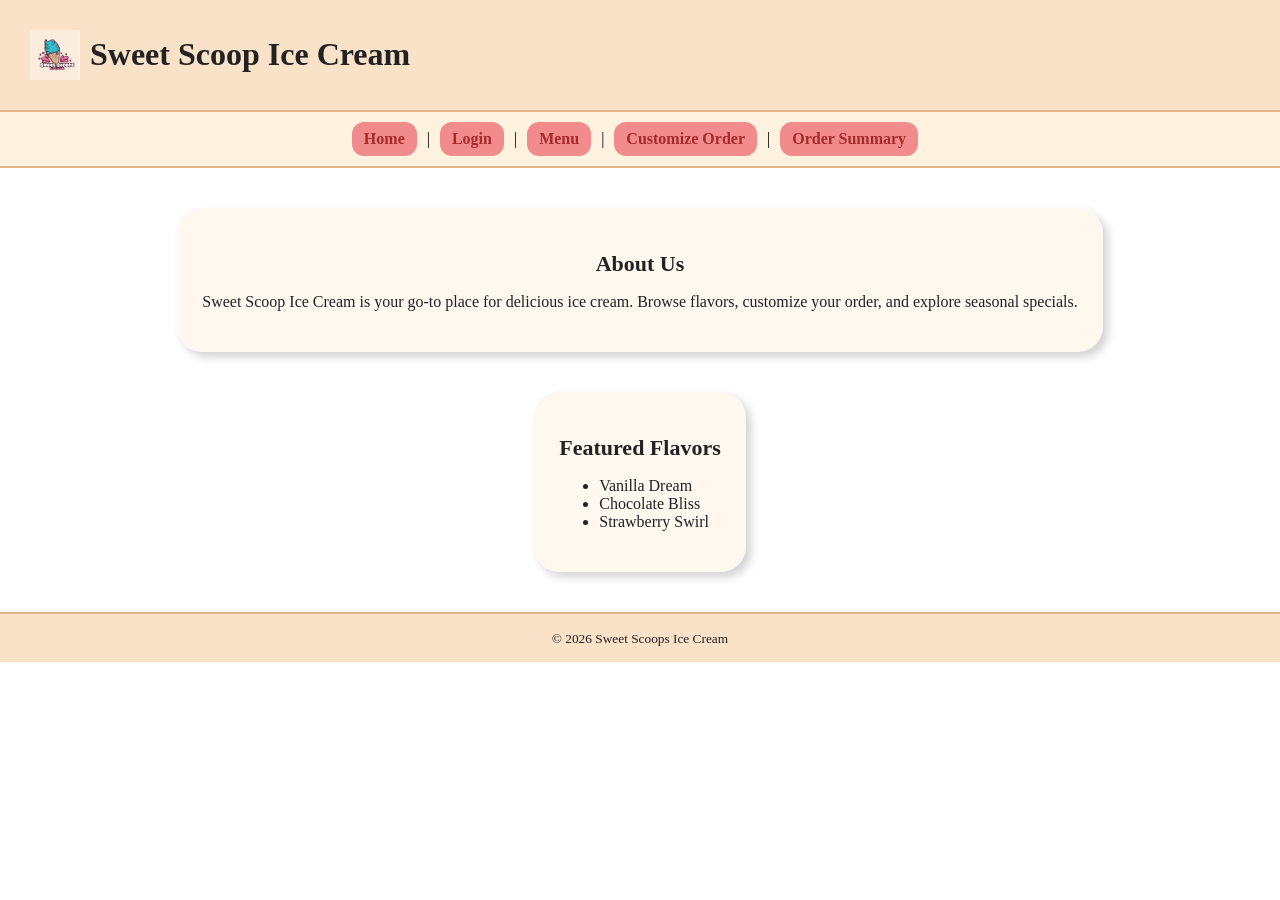
<file: index.html>
<!-- Abiya Raheel (30242511) -->
<!-- Alina Kobrusev (30248512) -->
<!DOCTYPE html>
<html lang="en">
<head>
<meta charset="UTF-8">
<meta name="viewport" content="width=device-width, initial-scale=1.0">
<link rel="stylesheet" href="styles.css">
<title></title>
</head>
    <body>
        <header>
            <img src="logo.jpeg"/>
            <h1>Sweet Scoop Ice Cream</h1>
        </header>
        <div >
            <nav>
            <ul>
                <li><a href="index.html">Home</a></li>
                <li class="divider">|</li>
                <li><a href="login.html">Login</a></li>
                <li class="divider">|</li>
                <li><a href="menu_view.html">Menu</a></li>
                <li class="divider">|</li>
                <li><a href="customize_order.html">Customize Order</a></li>
                <li class="divider">|</li>
                <li><a href="order_summary.html">Order Summary</a></li>
            </ul>
            </nav>

        </div>
        <main>
            <section>
                <h2>About Us</h2>
                <p>Sweet Scoop Ice Cream is your go-to place for delicious ice cream. Browse flavors, customize your order, and explore seasonal specials. </p>
            </section>
            <section>
                <h2>Featured Flavors</h2>
                <ul>
                    <li>Vanilla Dream</li>
                    <li>Chocolate Bliss</li>
                    <li>Strawberry Swirl</li>
                </ul>
            </section>
        </main>
        <footer>
            <small>
                &copy; 2026 Sweet Scoops Ice Cream
            </small>
        </footer>
    </body>
</html>
</file>
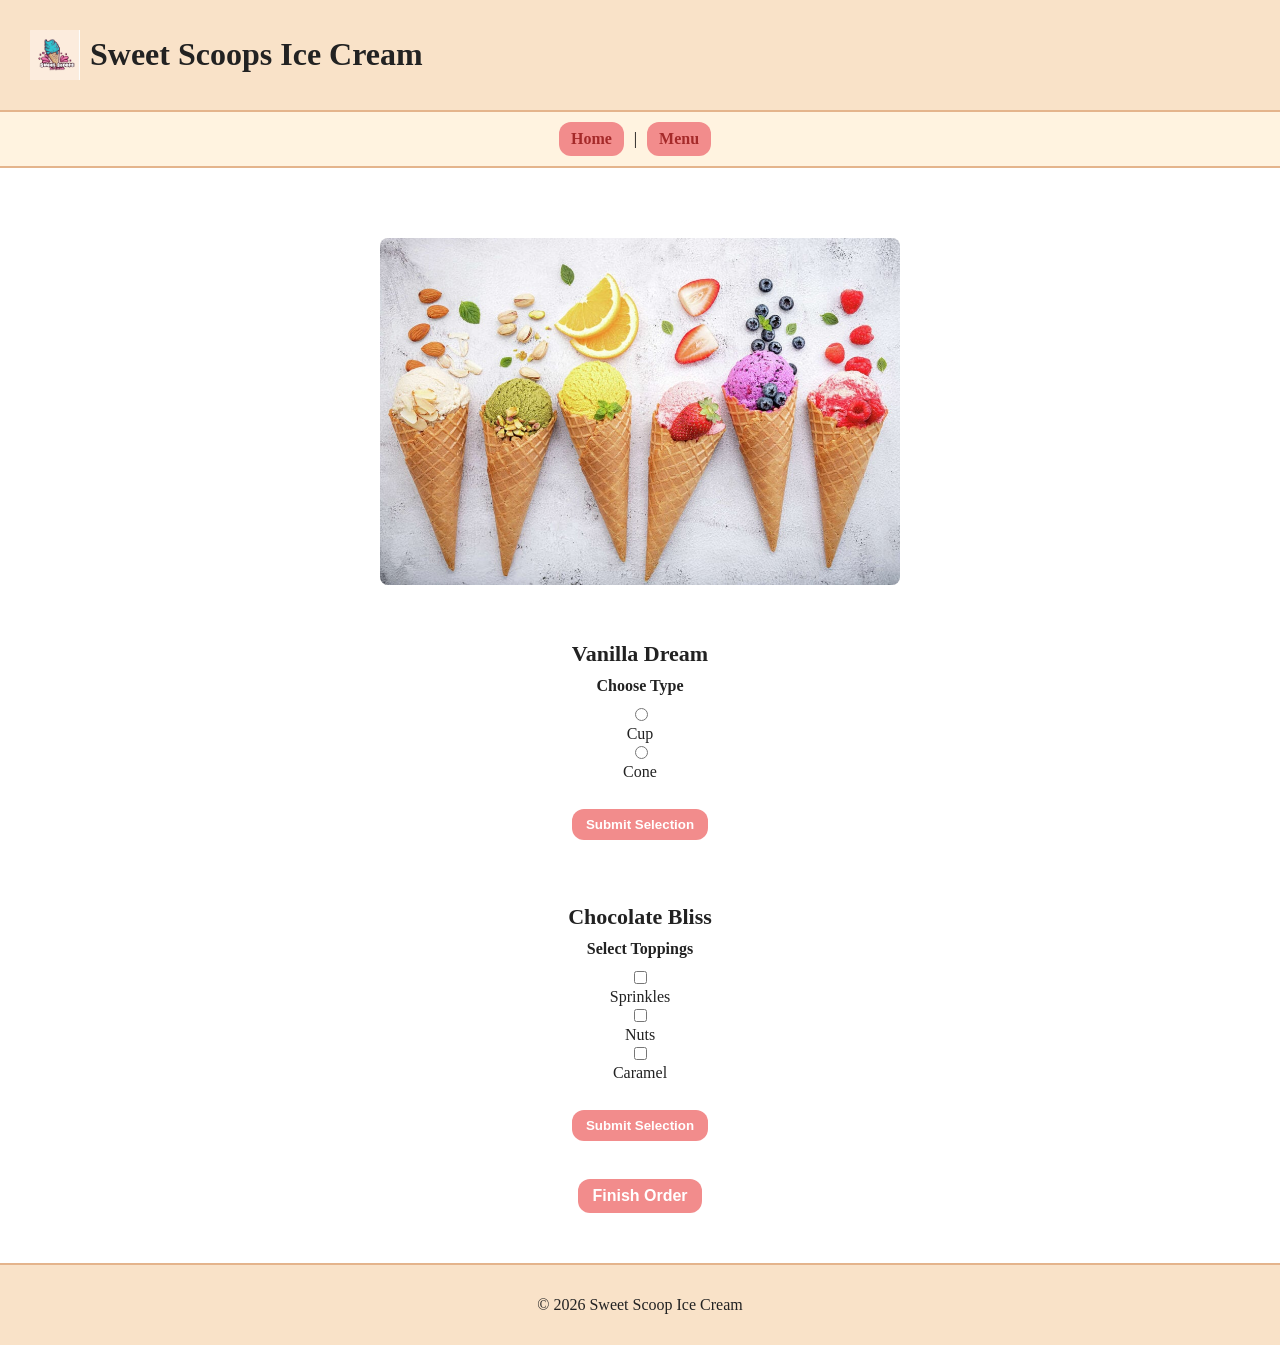
<file: customize_order.html>
<!DOCTYPE html>
<html lang="en">
  <head>
    <meta charset="UTF-8" />
    <meta name="viewport" content="width=device-width, initial-scale=1.0" />
    <title>Sweet Scoop Ice Cream | Order</title>
    <link rel="stylesheet" href="styles.css" />
  </head>

  <body>
        <header>
            <img src="logo.jpeg"/>
            <h1>Sweet Scoops Ice Cream</h1>
        </header>

    <div>
      <nav>
        <ul>
          <li><a href="index.html">Home</a></li>
          <li class="divider">|</li>
          <li><a href="menu_view.html">Menu</a></li>
        </ul>
      </nav>
    </div>

    <main class="main-container">
      <img class="banner" src="Picture2.jpeg" alt="Ice cream banner" />

      <form class="order-form">
        <h2>Vanilla Dream</h2>
        <p class="subheading">Choose Type</p>

        <input type="radio" id="cup" name="vanillaType" value="cup" />
        <br>
        <label for="cup">Cup</label>
        <br />

        <input type="radio" id="cone" name="vanillaType" value="cone" />
        <br>
        <label for="cone">Cone</label>
        <br /><br />

        <button type="button" class="btn secondary">Submit Selection</button>

        <br /><br /><br />

        <h2>Chocolate Bliss</h2>
        <p class="subheading">Select Toppings</p>

        <input type="checkbox" id="sprinkles" name="toppings" value="sprinkles" />
        <br>
        <label for="sprinkles">Sprinkles</label>
        <br />

        <input type="checkbox" id="nuts" name="toppings" value="nuts" />
        <br>
        <label for="nuts">Nuts</label>
        <br />

        <input type="checkbox" id="caramel" name="toppings" value="caramel" />
        <br>
        <label for="caramel">Caramel</label>
        <br /><br />

        <button type="button" class="btn secondary">Submit Selection</button>

        <br /><br />

        <a class="btn primary" href="order_summary.html">Finish Order</a>
      </form>
    </main>

    <footer class="site-footer">
      <p>© 2026 Sweet Scoop Ice Cream</p>
    </footer>
  </body>
</html>
</file>
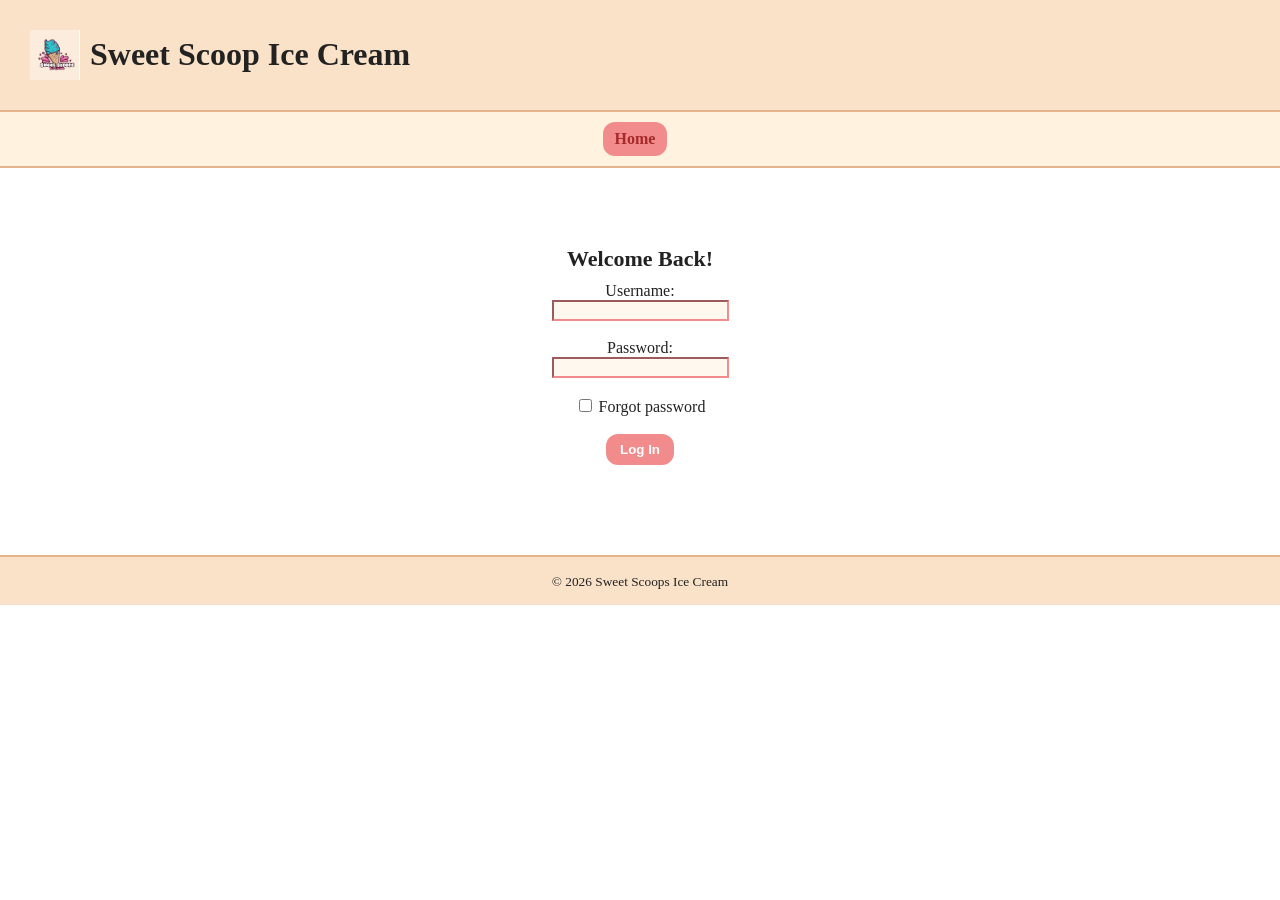
<file: login.html>
<!DOCTYPE html>
<html lang="en">
<head>
<meta charset="UTF-8">
<meta name="viewport" content="width=device-width, initial-scale=1.0">
<link rel="stylesheet" href="styles.css">
<title></title>
</head>
    <body>
        <header>
            <img src="logo.jpeg"/>
            <h1>Sweet Scoop Ice Cream</h1>
        </header>
        <div >
            <nav>
                <ul>
                    <li><a href="index.html">Home</a></li>
                </ul>
            </nav>
        </div>
        <main class="login-form-container">
            <h2>Welcome Back!</h2>
            <form action="menu_view.html" method="get" class="login-form">
                <div>
                    <label for="username">Username:</label>
                    <br>
                    <input type="text" id="username" name="username" class="text-fields">
                </div>
                <br>
                <div>
                    <label for="password">Password:</label>
                    <br>
                    <input type="password" id="password" name="password" class="text-fields">
                </div>
                <br>
                <label>
                    <input type="checkbox" name="fruit" value="apple">
                    Forgot password
                </label>
                <br>
                <br>
                <button type="submit">Log In</button>
                
            </form>
        </main>
        <footer>
            <small>
                &copy; 2026 Sweet Scoops Ice Cream
            </small>
        </footer>
    </body>
</html>
</file>
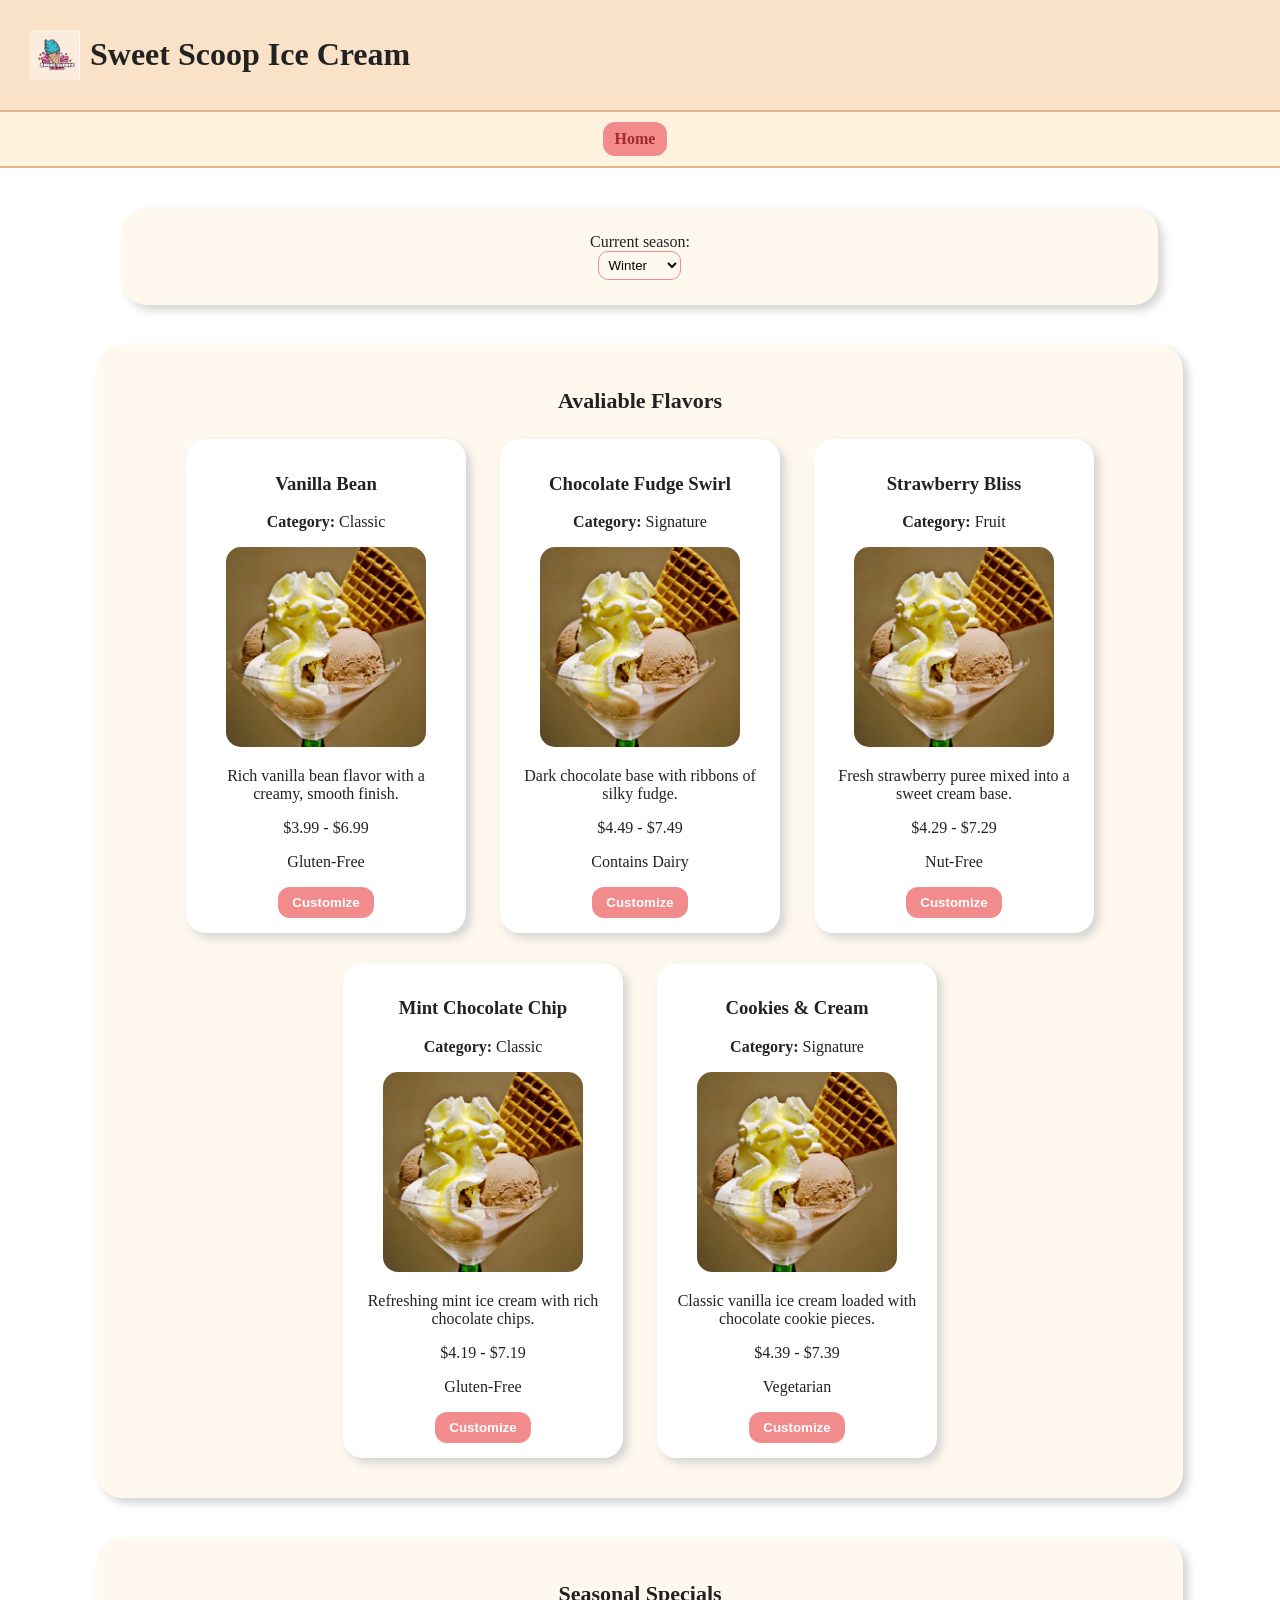
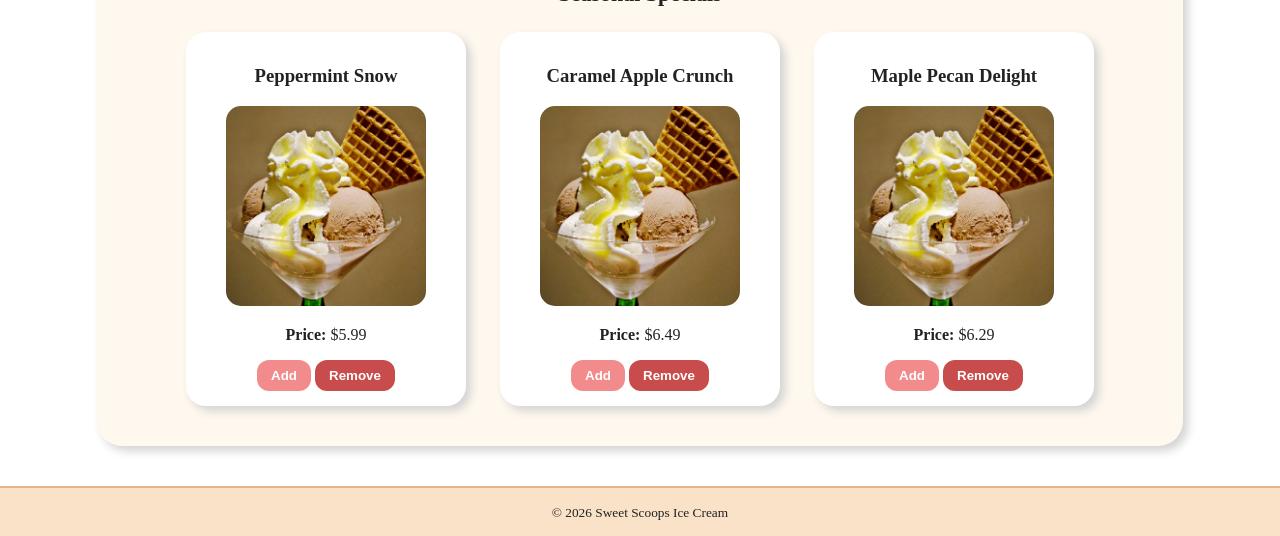
<file: menu_view.html>
<!DOCTYPE html>
<html lang="en">
<head>
<meta charset="UTF-8">
<meta name="viewport" content="width=device-width, initial-scale=1.0">
<link rel="stylesheet" href="styles.css">
<title></title>
</head>
    <body>
        <header>
            <img src="logo.jpeg"/>
            <h1>Sweet Scoop Ice Cream</h1>
        </header>
    <div>
      <nav>
        <ul>
          <li><a href="index.html">Home</a></li>
        </ul>
      </nav>
    </div>
        <main>
            <section class="section-season">
            <label for="seasons">Current season:</label>
            <br>
            <select id="seasons">
                <option>Winter</option>
                <option>Spring</option>
                <option>Summer</option>
                <option>Fall</option>
            </select>
            </section>
            <section>
                <h2>Avaliable Flavors</h2>
                <div class="avaliable-flavors-container">
                    <div>
                        <h3>Vanilla Bean</h3>
                        <p><strong>Category:</strong> Classic</p>
                        <img src="Picture1.webp"/>
                        <p>Rich vanilla bean flavor with a creamy, smooth finish. </p>
                        <p>$3.99 - $6.99</p>
                        <p>Gluten-Free</p>
                        <a href="customize_order.html">
                            <button>Customize</button>
                        </a>
                    </div>
                    <div>
                        <h3>Chocolate Fudge Swirl</h3>
                        <p><strong>Category:</strong> Signature</p>
                        <img src="Picture1.webp"/>
                        <p>Dark chocolate base with ribbons of silky fudge. </p>
                        <p>$4.49 - $7.49</p>
                        <p>Contains Dairy</p>
                        <a href="customize_order.html">
                            <button>Customize</button>
                        </a>
                    </div>
                    <div>
                        <h3>Strawberry Bliss</h3>
                        <p><strong>Category:</strong> Fruit</p>
                        <img src="Picture1.webp"/>
                        <p>Fresh strawberry puree mixed into a sweet cream base.</p>
                        <p>$4.29 - $7.29</p>
                        <p>Nut-Free</p>
                        <a href="customize_order.html">
                            <button>Customize</button>
                        </a>
                    </div>
                    <div>
                        <h3>Mint Chocolate Chip</h3>
                        <p><strong>Category:</strong> Classic</p>
                        <img src="Picture1.webp"/>
                        <p>Refreshing mint ice cream with rich chocolate chips.</p>
                        <p>$4.19 - $7.19</p>
                        <p>Gluten-Free</p>
                        <a href="customize_order.html">
                            <button>Customize</button>
                        </a>
                    </div>
                    <div>
                        <h3>Cookies & Cream</h3>
                        <p><strong>Category:</strong> Signature</p>
                        <img src="Picture1.webp"/>
                        <p>Classic vanilla ice cream loaded with chocolate cookie pieces.</p>
                        <p>$4.39 - $7.39</p>
                        <p>Vegetarian</p>
                        <a href="customize_order.html">
                            <button>Customize</button>
                        </a>
                    </div>
                </div>
            </section>
            <section>
                <h2>Seasonal Specials</h2>
                <div class="avaliable-flavors-container">
                    <div>
                        <h3>Peppermint Snow</h3>
                        <img src="Picture1.webp"/>
                        <p><strong>Price:</strong> $5.99</p>
                        <button>Add</button>
                        <button style="background-color: #c94c4c;">Remove</button>
                    </div>
                    <div>
                        <h3>Caramel Apple Crunch</h3>
                        <img src="Picture1.webp"/>
                        <p><strong>Price:</strong> $6.49</p>
                        <button>Add</button>
                        <button style="background-color: #c94c4c;">Remove</button>
                    </div>
                    <div>
                        <h3>Maple Pecan Delight</h3>
                        <img src="Picture1.webp"/>
                        <p><strong>Price:</strong> $6.29</p>
                        <button>Add</button>
                        <button style="background-color: #c94c4c;">Remove</button>
                    </div>

                </div>
            </section>
        </main>
        <footer>
            <small>
                &copy; 2026 Sweet Scoops Ice Cream
            </small>
        </footer>
    </body>
</html>
</file>
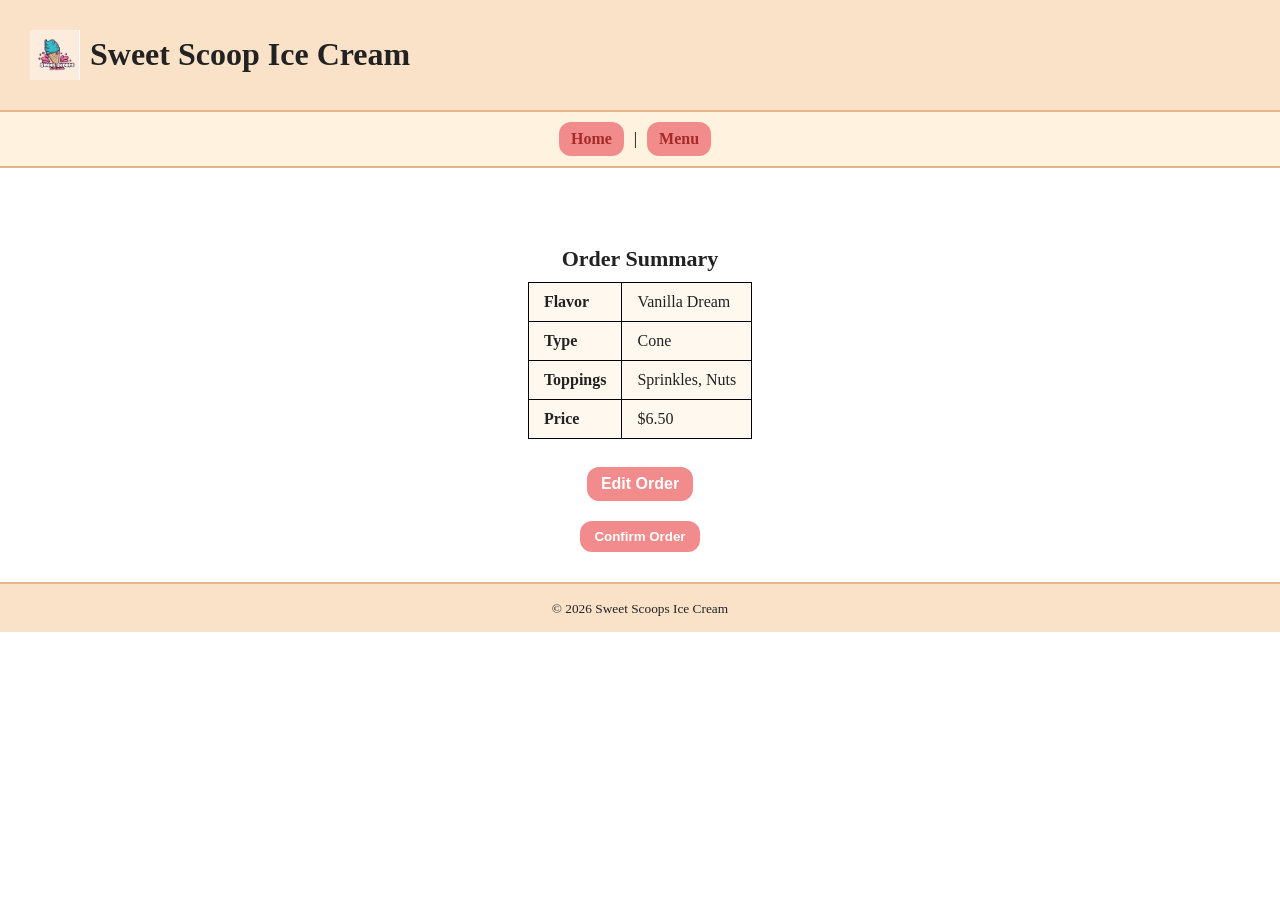
<file: order_summary.html>
<!DOCTYPE html>
<html lang="en">
  <head>
    <meta charset="UTF-8" />
    <meta name="viewport" content="width=device-width, initial-scale=1.0" />
    <title>Order Summary | Sweet Scoops Ice Cream</title>
    <link rel="stylesheet" href="styles.css" />
  </head>

  <body>

        <header>
            <img src="logo.jpeg"/>
            <h1>Sweet Scoop Ice Cream</h1>
        </header>

    <div>
      <nav>
        <ul>
          <li><a href="index.html">Home</a></li>
          <li class="divider">|</li>
          <li><a href="menu_view.html">Menu</a></li>
        </ul>
      </nav>
    </div>

    <main class="order-summary-main">
      <h2>Order Summary</h2>

    <table class="order-summary-table">
    <tr>
        <th>Flavor</th>
        <td>Vanilla Dream</td>
    </tr>
    <tr>
        <th>Type</th>
        <td>Cone</td>
    </tr>
    <tr>
        <th>Toppings</th>
        <td>Sprinkles, Nuts</td>
    </tr>
    <tr>
        <th>Price</th>
        <td>$6.50</td>
    </tr>
    </table>


      <br />

      <a class="btn" href="customize_order.html">Edit Order</a>
      <button class="btn" type="button">Confirm Order</button>
    </main>

    <footer class="site-footer">
      <small>&copy; 2026 Sweet Scoops Ice Cream</small>
    </footer>
  </body>
</html>
</file>
<file: styles.css>
header {
    background-color: #f9e2c8;
    display: flex;
    flex-direction: row;
    align-items: center;
    gap: 10px;
    padding: 15px 30px;
    border-bottom: 2px solid #e4b48c;
}
header img {
    width: 50px;
    height: 50px;
}
div nav ul {
  display: flex;
  flex-direction: row;
  justify-content: center;
  background-color: #fff3e0;
  padding: 10px;
  border-bottom: 2px solid #e4b48c;
  list-style: none;   
  margin: 0;      
  padding-left: 0; 
}

div nav ul a {
  text-decoration: none;     
  color: brown;
  background-color: #f28c8c;
  font-weight: bold;
  margin: 0px 10px;          
  border-radius: 12px;
  padding: 8px 12px;         
  display: inline-block;   
}

div nav ul li {
  display: flex;
  align-items: center;
}

.divider {
  color: black;
}

main {
    margin: 40px auto 0;
    display: flex;
    flex-direction: column;
    justify-content: center;
    align-items: center;
    max-width: 1100px;
    
    
}
main section {
    background-color: #fff8ee;
    border-radius: 25px;
    padding: 25px;
    margin-bottom: 40px;
    box-shadow: #e4b48c;
    box-shadow: 5px 5px 10px lightgrey;
}
main section h2 {
    text-align: center;
}
footer {
    background-color: #f9e2c8;
    padding: 15px;
    border-top: 2px solid #e4b48c;
    text-align: center;
}
.login-form-container {
    display: flex;
    justify-content: center;
    max-width: 1100px;
    padding: 20px;

}
.login-form {
    text-align: center;
    margin-bottom: 70px;
}
.text-fields {
    background-color: #fff8ee;
    border-color: #f28c8c;
}
button {
    background-color: #f28c8c;
    color: white;
    font-weight: bold;
    border-radius: 12px;
    border-color: #f28c8c;
    border: none;        
    box-shadow: none;   
    padding: 8px 14px;
}

button:hover {
    cursor: pointer;
}

.avaliable-flavors-container {
    display: inline-block;
    width: 81vw;
    text-align: center;
}

.avaliable-flavors-container div {
    display: inline-block;
    box-shadow: 5px 5px 10px lightgrey;
    width: 280px;
    background-color: #ffffff;
    border-radius: 20px;
    padding: 15px;
    margin: 15px;
    text-align: center;
}

.avaliable-flavors-container img {
    border-radius: 15px;
    width: 200px;
}

.section-season {
    width: 81vw;
    text-align: center;
}
.section-season select{
    background-color: #fff8ee;
    border-radius: 10px;
    padding: 5px 5px;
    border-color: #f28c8c;
}

* {
  box-sizing: border-box;
}

body {
  margin: 0;
  background: #ffffff;
  color: #222;
}

.main-container {
  display: flex;
  justify-content: center;
  padding: 20px;
}

.order-form {
  max-width: 1100px;
  width: 100%;
  padding: 20px;
  text-align: center;
}

.banner {
  display: block;
  margin: 10px auto 18px auto;
  max-width: 520px;
  width: 100%;
  border-radius: 8px;
}

h2 {
  margin: 18px 0 10px;
  font-size: 22px;
}

.subheading {
  margin: 0 0 10px;
  font-weight: 700;
}

.btn {
  display: inline-block;
  text-decoration: none;
  border: none;
  cursor: pointer;
  padding: 12px 22px;
  border-radius: 22px;
  font-family: Arial, Helvetica, sans-serif;
  font-weight: 600;
  color: #ffffff;
}

.btn.secondary,
.btn.primary {
  background: #f28c8c;
  color: #ffffff;
}

.order-summary-main {
  max-width: 1100px;
  margin: 40px auto 0;
  padding: 20px;
  text-align: center;
}

.order-summary-table {
  border: 1px solid black;
  border-collapse: collapse;   
  margin: 0 auto;              
  background-color: #fff8ee;
}

.order-summary-table th,
.order-summary-table td {
  border: 1px solid black;
  padding: 10px 15px;          
  text-align: left;
}

.btn {
  background-color: #f28c8c;
  color: white;
  font-weight: bold;
  border-radius: 12px;
  padding: 8px 14px;
  border: none;
  text-decoration: none;
  display: inline-block;
  margin: 10px 8px;
  cursor: pointer;
}
</file>
